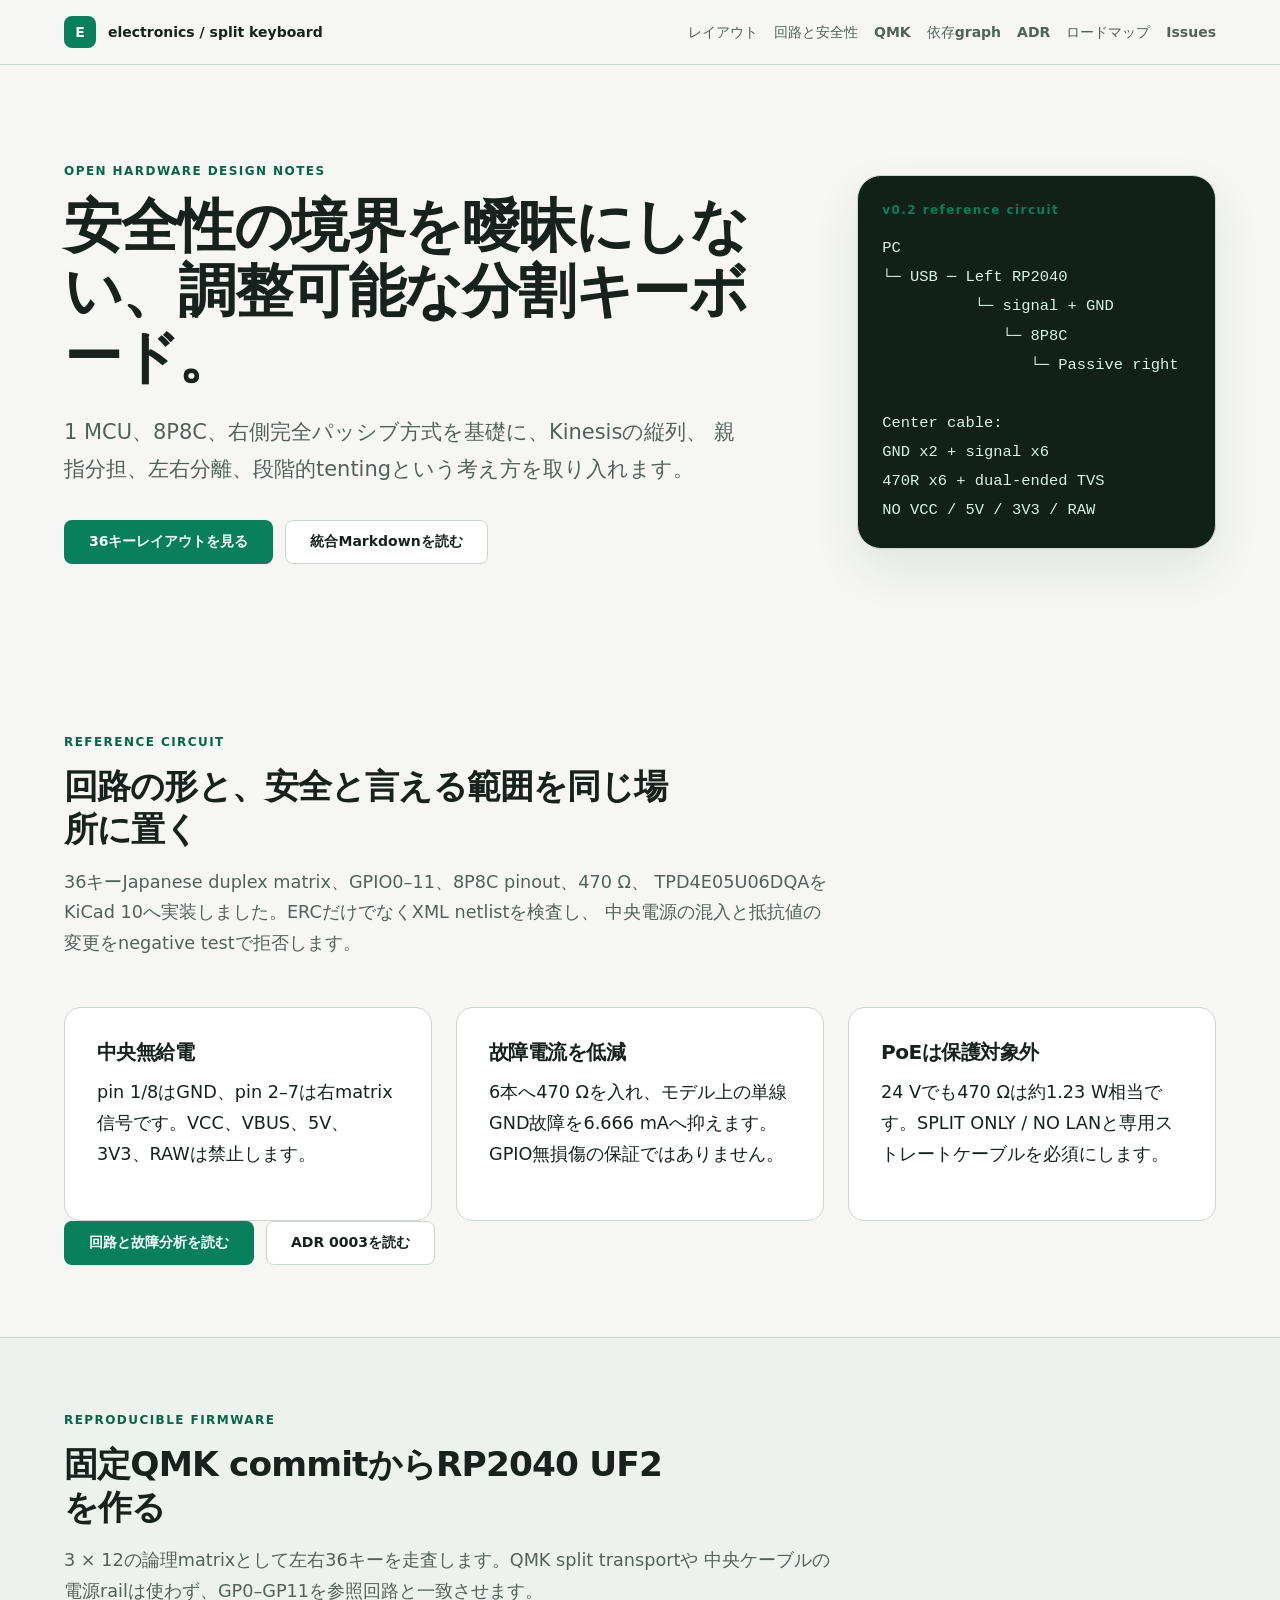
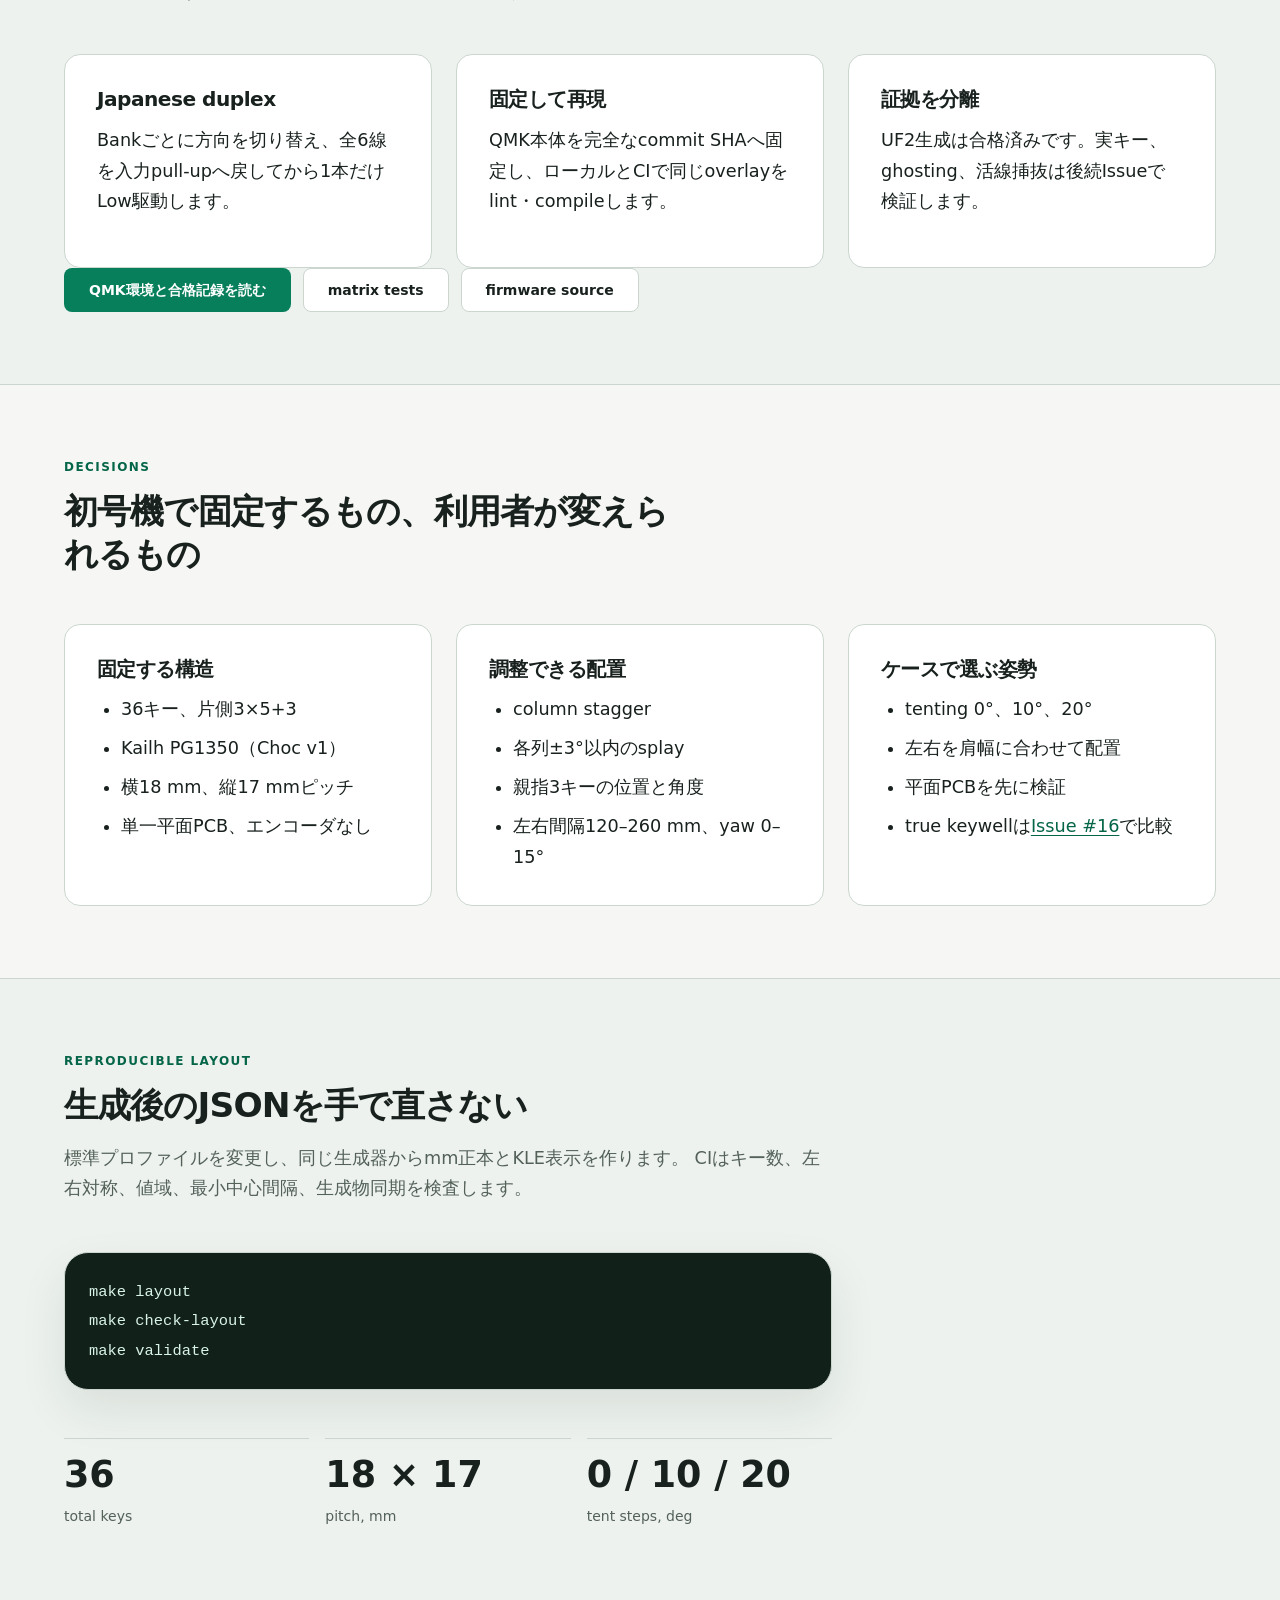
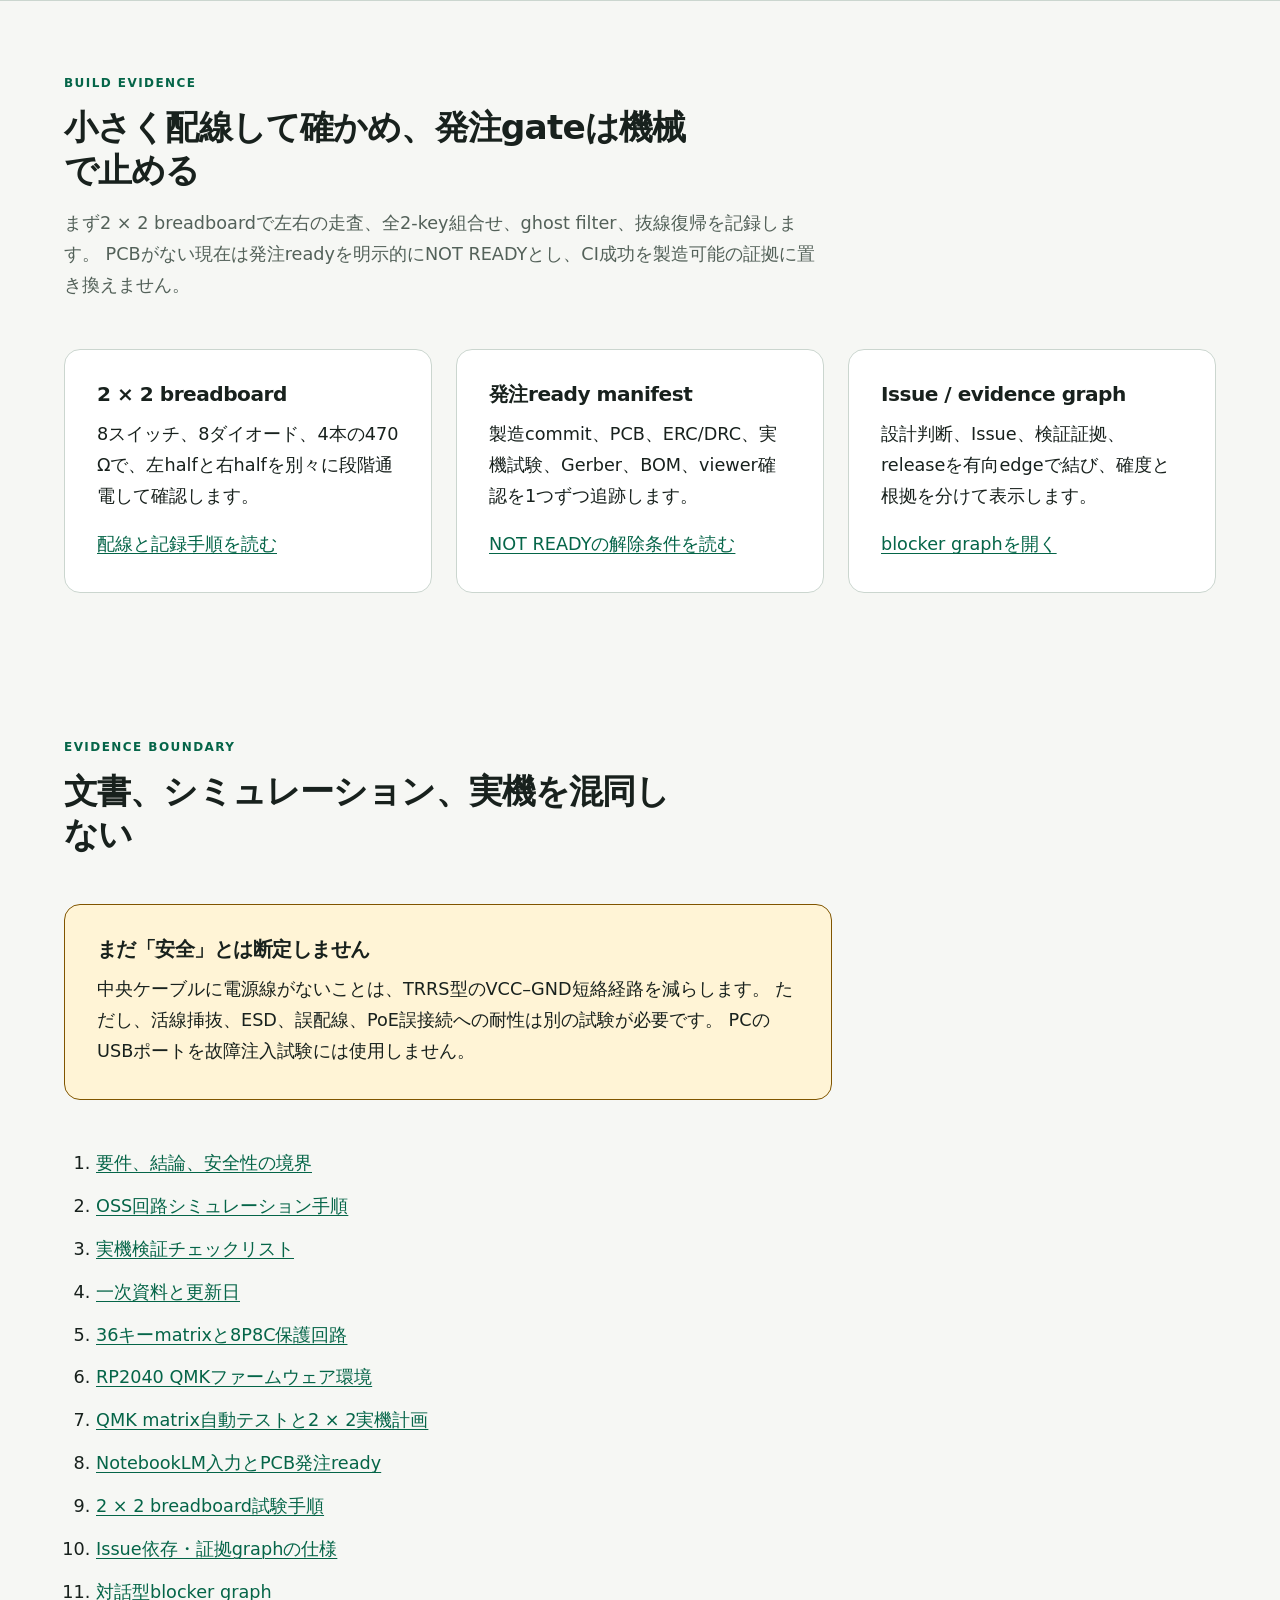
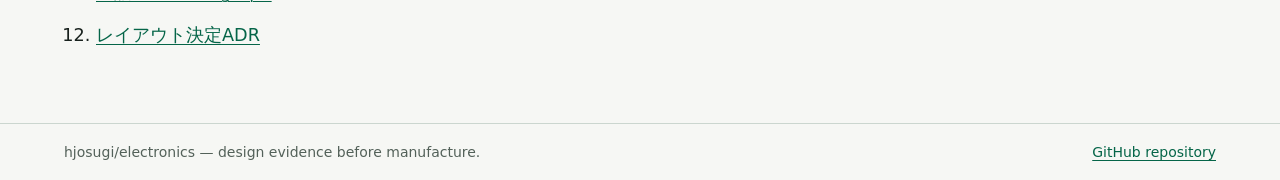
<file: docs/index.html>
<!doctype html>
<html lang="ja">
  <head>
    <meta charset="utf-8">
    <meta name="viewport" content="width=device-width, initial-scale=1">
    <meta
      name="description"
      content="1 MCU、中央無給電8P8C、470Ωと両端TVS、パッシブ右側方式の分割キーボード参照回路と36キーChoc v1レイアウト">
    <title>Split Keyboard Engineering Notes</title>
    <link rel="canonical" href="https://hjosugi.github.io/electronics/">
    <link rel="stylesheet" href="assets/document.css">
  </head>
  <body>
    <a class="skip-link" href="#main-content">本文へ移動</a>

    <header class="site-header">
      <div class="container header-row">
        <a class="brand" href="https://github.com/hjosugi/electronics" aria-label="electronicsリポジトリへ">
          <span class="brand-mark" aria-hidden="true">E</span>
          <span>electronics / split keyboard</span>
        </a>
        <nav aria-label="主要リンク">
          <a href="layout/README.md">レイアウト</a>
          <a href="13-matrix-rj45-safety.md">回路と安全性</a>
          <a href="14-qmk-firmware.md">QMK</a>
          <a href="graph/">依存graph</a>
          <a href="adr/README.md">ADR</a>
          <a href="08-roadmap.md">ロードマップ</a>
          <a href="https://github.com/hjosugi/electronics/issues">Issues</a>
        </nav>
      </div>
    </header>

    <main id="main-content">
      <section class="hero container">
        <div>
          <p class="eyebrow">OPEN HARDWARE DESIGN NOTES</p>
          <h1>安全性の境界を曖昧にしない、調整可能な分割キーボード。</h1>
          <p class="lead">
            1 MCU、8P8C、右側完全パッシブ方式を基礎に、Kinesisの縦列、
            親指分担、左右分離、段階的tentingという考え方を取り入れます。
          </p>
          <div class="actions">
            <a class="button button-primary" href="layout/README.md">36キーレイアウトを見る</a>
            <a class="button button-secondary" href="https://github.com/hjosugi/electronics/blob/main/notebooklm/split-keyboard-hotplug-safety.md">
              統合Markdownを読む
            </a>
          </div>
        </div>

        <aside class="architecture" aria-label="推奨アーキテクチャ">
          <p class="architecture-label">v0.2 reference circuit</p>
          <pre><code>PC
└─ USB ─ Left RP2040
          └─ signal + GND
             └─ 8P8C
                └─ Passive right

Center cable:
GND x2 + signal x6
470R x6 + dual-ended TVS
NO VCC / 5V / 3V3 / RAW</code></pre>
        </aside>
      </section>

      <section class="section container" aria-labelledby="circuit-title">
        <div class="section-heading">
          <p class="eyebrow">REFERENCE CIRCUIT</p>
          <h2 id="circuit-title">回路の形と、安全と言える範囲を同じ場所に置く</h2>
          <p>
            36キーJapanese duplex matrix、GPIO0–11、8P8C pinout、470 Ω、
            TPD4E05U06DQAをKiCad 10へ実装しました。ERCだけでなくXML netlistを検査し、
            中央電源の混入と抵抗値の変更をnegative testで拒否します。
          </p>
        </div>

        <div class="card-grid">
          <article class="card">
            <h3>中央無給電</h3>
            <p>pin 1/8はGND、pin 2–7は右matrix信号です。VCC、VBUS、5V、3V3、RAWは禁止します。</p>
          </article>
          <article class="card">
            <h3>故障電流を低減</h3>
            <p>6本へ470 Ωを入れ、モデル上の単線GND故障を6.666 mAへ抑えます。GPIO無損傷の保証ではありません。</p>
          </article>
          <article class="card">
            <h3>PoEは保護対象外</h3>
            <p>24 Vでも470 Ωは約1.23 W相当です。SPLIT ONLY / NO LANと専用ストレートケーブルを必須にします。</p>
          </article>
        </div>

        <div class="actions">
          <a class="button button-primary" href="13-matrix-rj45-safety.md">回路と故障分析を読む</a>
          <a class="button button-secondary" href="adr/0003-use-470-ohm-and-dual-ended-tvs.md">ADR 0003を読む</a>
        </div>
      </section>

      <section class="section section-tinted" aria-labelledby="firmware-title">
        <div class="container">
          <div class="section-heading">
            <p class="eyebrow">REPRODUCIBLE FIRMWARE</p>
            <h2 id="firmware-title">固定QMK commitからRP2040 UF2を作る</h2>
            <p>
              3 × 12の論理matrixとして左右36キーを走査します。QMK split transportや
              中央ケーブルの電源railは使わず、GP0–GP11を参照回路と一致させます。
            </p>
          </div>

          <div class="card-grid">
            <article class="card">
              <h3>Japanese duplex</h3>
              <p>Bankごとに方向を切り替え、全6線を入力pull-upへ戻してから1本だけLow駆動します。</p>
            </article>
            <article class="card">
              <h3>固定して再現</h3>
              <p>QMK本体を完全なcommit SHAへ固定し、ローカルとCIで同じoverlayをlint・compileします。</p>
            </article>
            <article class="card">
              <h3>証拠を分離</h3>
              <p>UF2生成は合格済みです。実キー、ghosting、活線挿抜は後続Issueで検証します。</p>
            </article>
          </div>

          <div class="actions">
            <a class="button button-primary" href="14-qmk-firmware.md">QMK環境と合格記録を読む</a>
            <a class="button button-secondary" href="15-qmk-matrix-tests.md">matrix tests</a>
            <a class="button button-secondary" href="https://github.com/hjosugi/electronics/tree/main/firmware/qmk">firmware source</a>
          </div>
        </div>
      </section>

      <section class="section container" aria-labelledby="decisions-title">
        <div class="section-heading">
          <p class="eyebrow">DECISIONS</p>
          <h2 id="decisions-title">初号機で固定するもの、利用者が変えられるもの</h2>
        </div>

        <div class="card-grid">
          <article class="card">
            <h3>固定する構造</h3>
            <ul>
              <li>36キー、片側3×5+3</li>
              <li>Kailh PG1350（Choc v1）</li>
              <li>横18 mm、縦17 mmピッチ</li>
              <li>単一平面PCB、エンコーダなし</li>
            </ul>
          </article>

          <article class="card">
            <h3>調整できる配置</h3>
            <ul>
              <li>column stagger</li>
              <li>各列±3°以内のsplay</li>
              <li>親指3キーの位置と角度</li>
              <li>左右間隔120–260 mm、yaw 0–15°</li>
            </ul>
          </article>

          <article class="card">
            <h3>ケースで選ぶ姿勢</h3>
            <ul>
              <li>tenting 0°、10°、20°</li>
              <li>左右を肩幅に合わせて配置</li>
              <li>平面PCBを先に検証</li>
              <li>true keywellは<a href="https://github.com/hjosugi/electronics/issues/16">Issue #16</a>で比較</li>
            </ul>
          </article>
        </div>
      </section>

      <section class="section section-tinted">
        <div class="container">
          <div class="section-heading">
            <p class="eyebrow">REPRODUCIBLE LAYOUT</p>
            <h2>生成後のJSONを手で直さない</h2>
            <p>
              標準プロファイルを変更し、同じ生成器からmm正本とKLE表示を作ります。
              CIはキー数、左右対称、値域、最小中心間隔、生成物同期を検査します。
            </p>
          </div>

          <div class="code-panel">
            <pre><code>make layout
make check-layout
make validate</code></pre>
          </div>

          <dl class="metrics">
            <div>
              <dt>36</dt>
              <dd>total keys</dd>
            </div>
            <div>
              <dt>18 × 17</dt>
              <dd>pitch, mm</dd>
            </div>
            <div>
              <dt>0 / 10 / 20</dt>
              <dd>tent steps, deg</dd>
            </div>
          </dl>
        </div>
      </section>

      <section class="section container" aria-labelledby="bench-title">
        <div class="section-heading">
          <p class="eyebrow">BUILD EVIDENCE</p>
          <h2 id="bench-title">小さく配線して確かめ、発注gateは機械で止める</h2>
          <p>
            まず2 × 2 breadboardで左右の走査、全2-key組合せ、ghost filter、抜線復帰を記録します。
            PCBがない現在は発注readyを明示的にNOT READYとし、CI成功を製造可能の証拠に置き換えません。
          </p>
        </div>

        <div class="card-grid">
          <article class="card">
            <h3>2 × 2 breadboard</h3>
            <p>8スイッチ、8ダイオード、4本の470 Ωで、左halfと右halfを別々に段階通電して確認します。</p>
            <a href="17-breadboard-matrix-test.md">配線と記録手順を読む</a>
          </article>
          <article class="card">
            <h3>発注ready manifest</h3>
            <p>製造commit、PCB、ERC/DRC、実機試験、Gerber、BOM、viewer確認を1つずつ追跡します。</p>
            <a href="16-notebooklm-order-readiness.md">NOT READYの解除条件を読む</a>
          </article>
          <article class="card">
            <h3>Issue / evidence graph</h3>
            <p>設計判断、Issue、検証証拠、releaseを有向edgeで結び、確度と根拠を分けて表示します。</p>
            <a href="graph/">blocker graphを開く</a>
          </article>
        </div>
      </section>

      <section class="section container" aria-labelledby="evidence-title">
        <div class="section-heading">
          <p class="eyebrow">EVIDENCE BOUNDARY</p>
          <h2 id="evidence-title">文書、シミュレーション、実機を混同しない</h2>
        </div>

        <div class="notice" role="note">
          <h3>まだ「安全」とは断定しません</h3>
          <p>
            中央ケーブルに電源線がないことは、TRRS型のVCC–GND短絡経路を減らします。
            ただし、活線挿抜、ESD、誤配線、PoE誤接続への耐性は別の試験が必要です。
            PCのUSBポートを故障注入試験には使用しません。
          </p>
        </div>

        <ol class="document-list">
          <li><a href="00-overview.md">要件、結論、安全性の境界</a></li>
          <li><a href="03-simulation-guide.md">OSS回路シミュレーション手順</a></li>
          <li><a href="05-hardware-validation.md">実機検証チェックリスト</a></li>
          <li><a href="07-sources.md">一次資料と更新日</a></li>
          <li><a href="13-matrix-rj45-safety.md">36キーmatrixと8P8C保護回路</a></li>
          <li><a href="14-qmk-firmware.md">RP2040 QMKファームウェア環境</a></li>
          <li><a href="15-qmk-matrix-tests.md">QMK matrix自動テストと2 × 2実機計画</a></li>
          <li><a href="16-notebooklm-order-readiness.md">NotebookLM入力とPCB発注ready</a></li>
          <li><a href="17-breadboard-matrix-test.md">2 × 2 breadboard試験手順</a></li>
          <li><a href="18-project-evidence-graph.md">Issue依存・証拠graphの仕様</a></li>
          <li><a href="graph/">対話型blocker graph</a></li>
          <li><a href="adr/0002-use-36-key-choc-v1-layout.md">レイアウト決定ADR</a></li>
        </ol>
      </section>
    </main>

    <footer class="site-footer">
      <div class="container footer-row">
        <p>hjosugi/electronics — design evidence before manufacture.</p>
        <a href="https://github.com/hjosugi/electronics">GitHub repository</a>
      </div>
    </footer>
  </body>
</html>
</file>
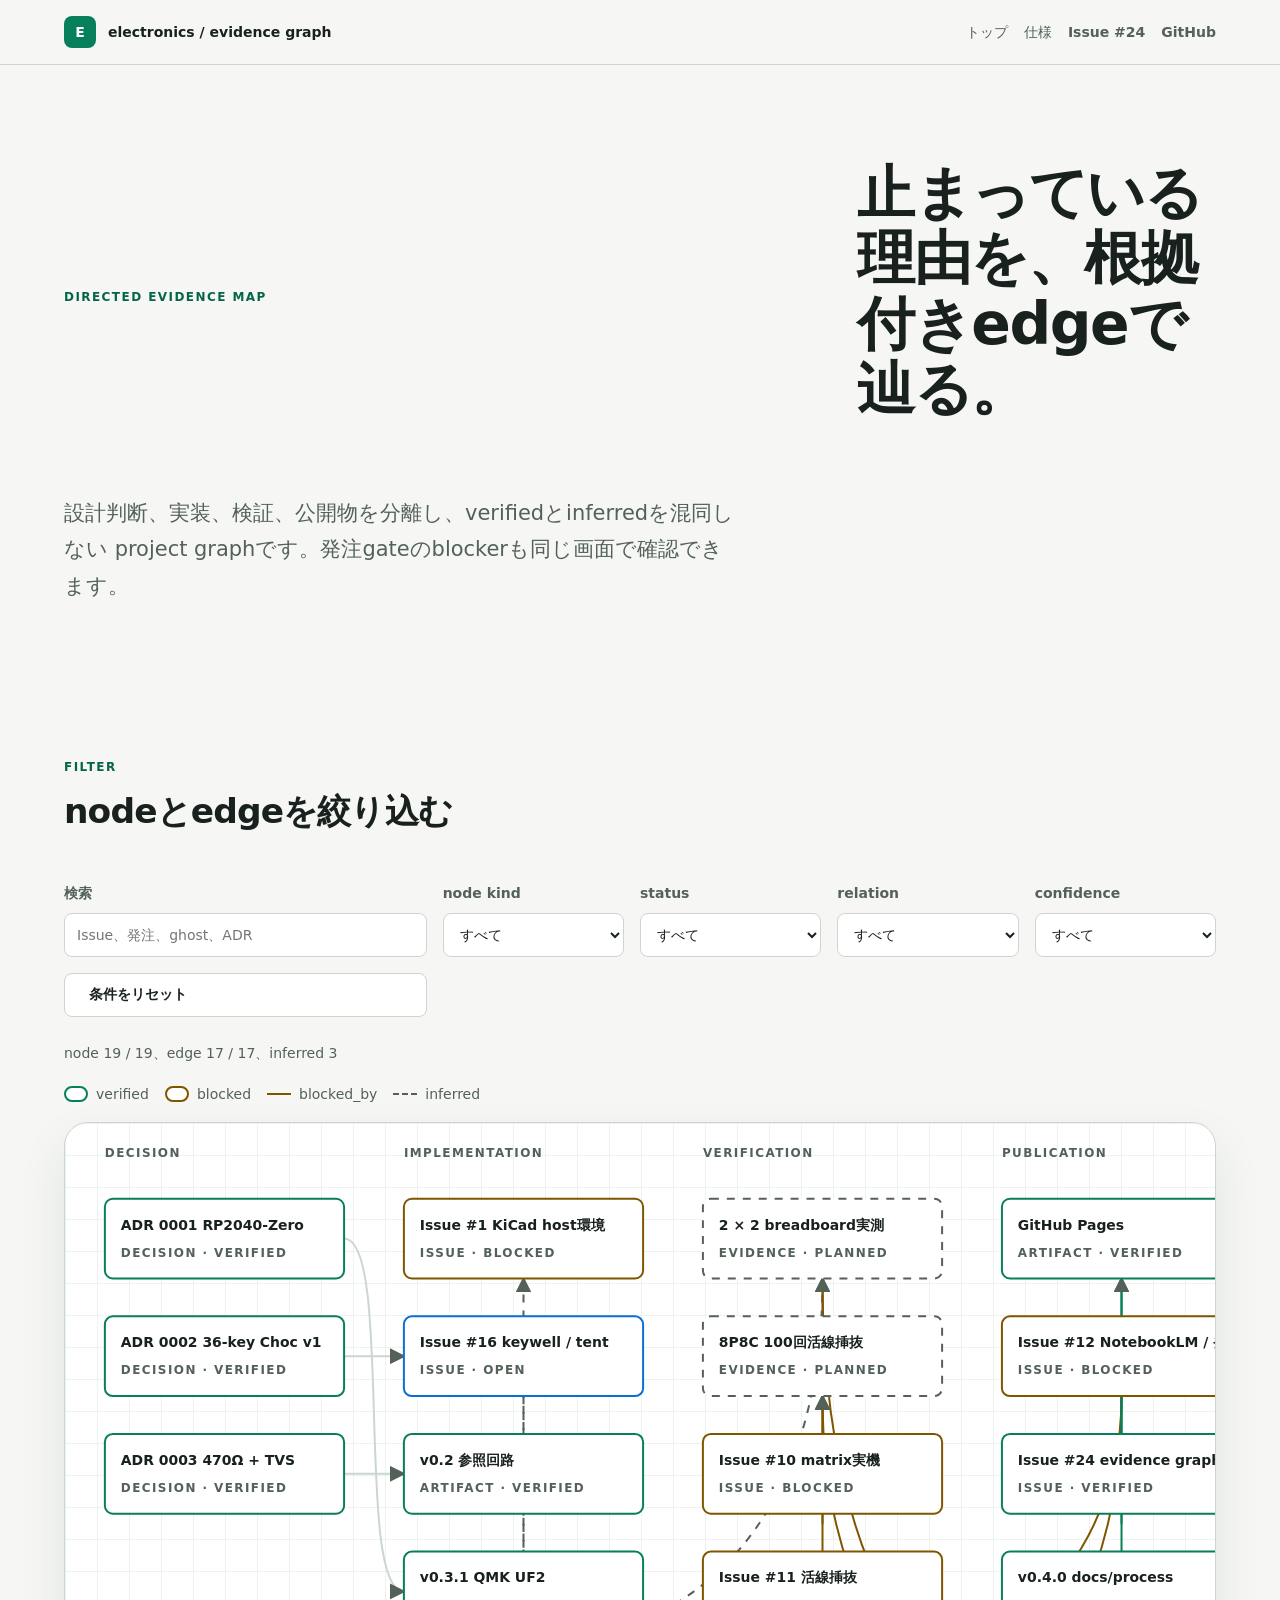
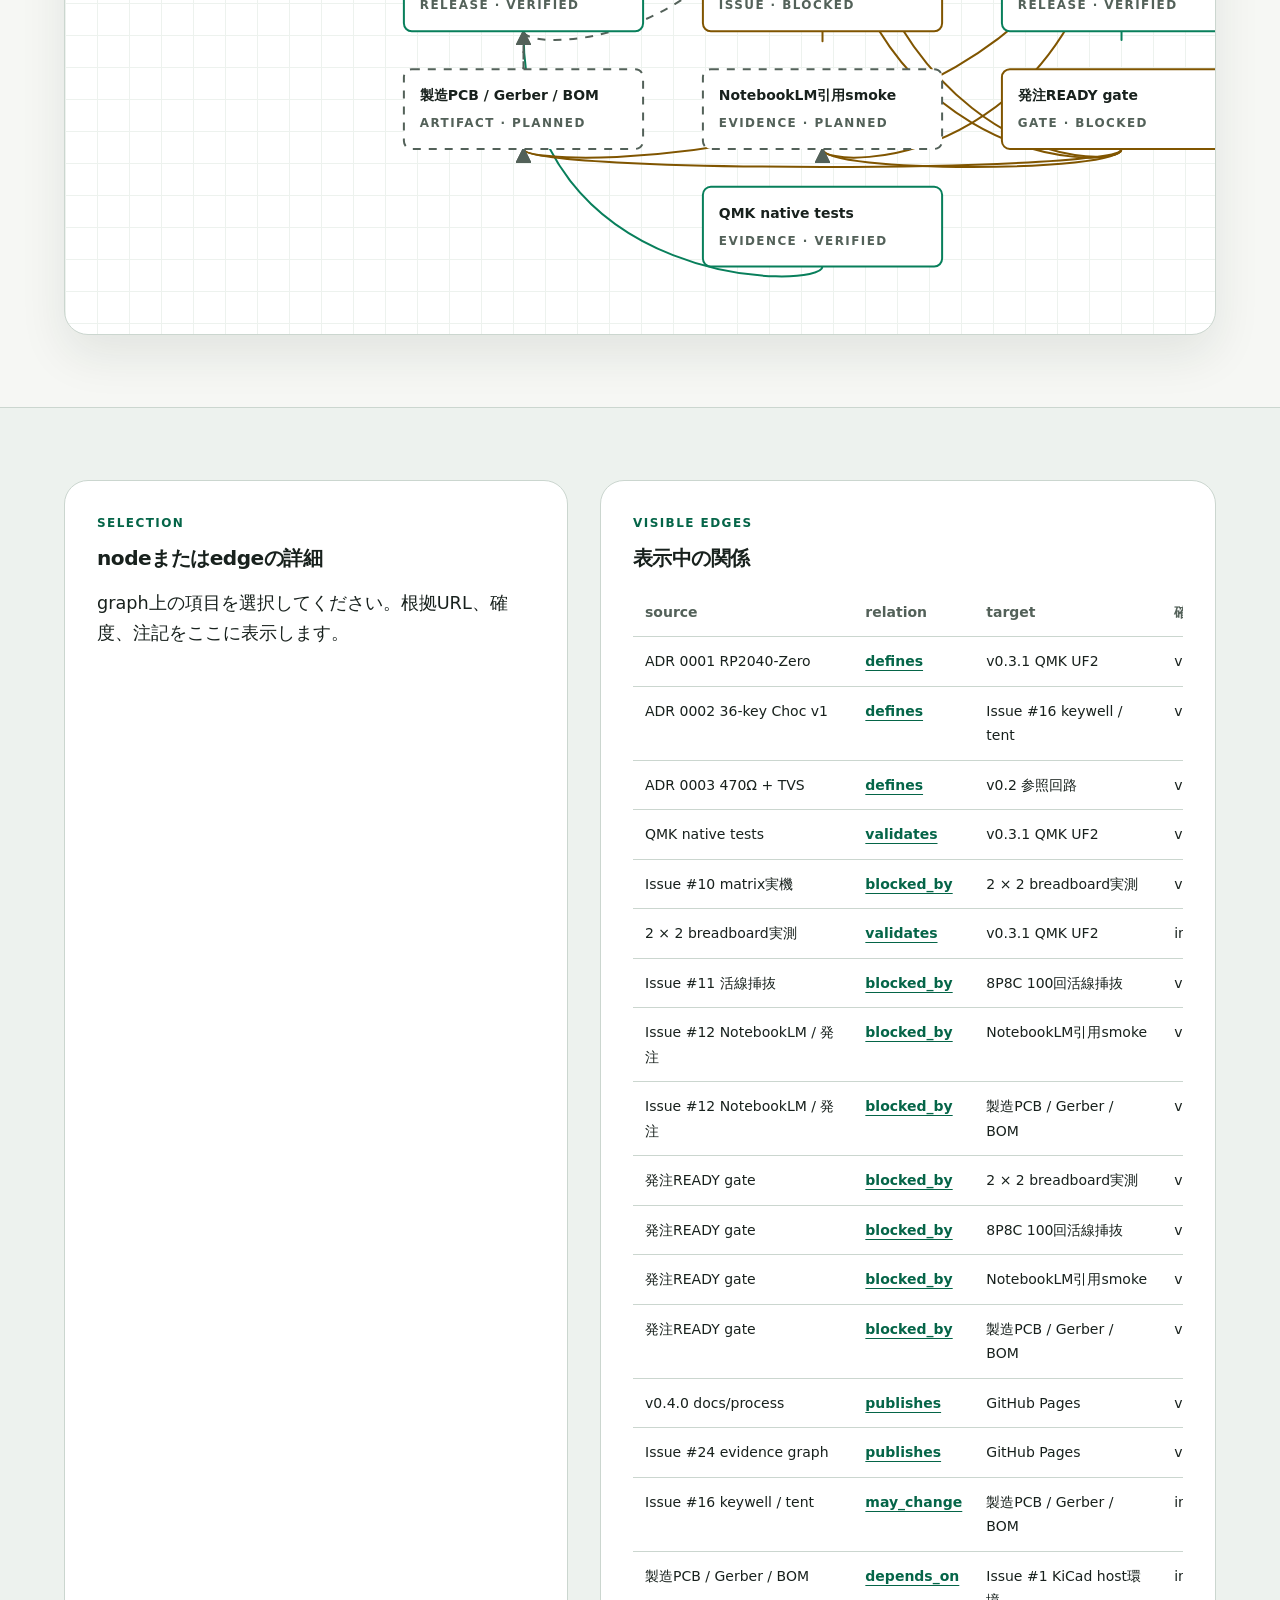
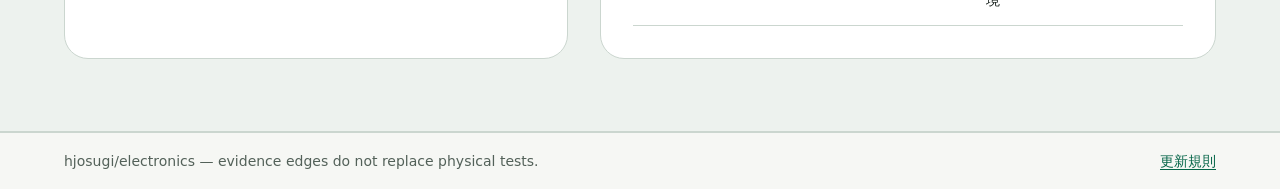
<file: docs/graph/index.html>
<!doctype html>
<html lang="ja">
  <head>
    <meta charset="utf-8">
    <meta name="viewport" content="width=device-width, initial-scale=1">
    <meta
      name="description"
      content="分割キーボードの設計判断、Issue、検証証拠、発注blockerを根拠付き有向graphで追跡する">
    <title>Issue and Evidence Graph | Split Keyboard Engineering Notes</title>
    <link rel="canonical" href="https://hjosugi.github.io/electronics/graph/">
    <link rel="stylesheet" href="../assets/document.css">
    <link rel="stylesheet" href="../assets/graph.css">
  </head>
  <body>
    <a class="skip-link" href="#main-content">本文へ移動</a>

    <header class="site-header">
      <div class="container header-row">
        <a class="brand" href="../index.html" aria-label="ドキュメントトップへ">
          <span class="brand-mark" aria-hidden="true">E</span>
          <span>electronics / evidence graph</span>
        </a>
        <nav aria-label="主要リンク">
          <a href="../index.html">トップ</a>
          <a href="../18-project-evidence-graph.md">仕様</a>
          <a href="https://github.com/hjosugi/electronics/issues/24">Issue #24</a>
          <a href="https://github.com/hjosugi/electronics">GitHub</a>
        </nav>
      </div>
    </header>

    <main id="main-content">
      <section class="hero container graph-hero">
        <p class="eyebrow">DIRECTED EVIDENCE MAP</p>
        <h1>止まっている理由を、根拠付きedgeで辿る。</h1>
        <p class="lead">
          設計判断、実装、検証、公開物を分離し、verifiedとinferredを混同しない
          project graphです。発注gateのblockerも同じ画面で確認できます。
        </p>
      </section>

      <section class="section container graph-workspace" aria-labelledby="filters-title">
        <div class="section-heading">
          <p class="eyebrow">FILTER</p>
          <h2 id="filters-title">nodeとedgeを絞り込む</h2>
        </div>

        <form class="graph-controls" id="graph-controls">
          <label>
            <span>検索</span>
            <input id="graph-search" name="search" type="search" placeholder="Issue、発注、ghost、ADR">
          </label>
          <label>
            <span>node kind</span>
            <select id="kind-filter" name="kind">
              <option value="">すべて</option>
            </select>
          </label>
          <label>
            <span>status</span>
            <select id="status-filter" name="status">
              <option value="">すべて</option>
            </select>
          </label>
          <label>
            <span>relation</span>
            <select id="relation-filter" name="relation">
              <option value="">すべて</option>
            </select>
          </label>
          <label>
            <span>confidence</span>
            <select id="confidence-filter" name="confidence">
              <option value="">すべて</option>
              <option value="verified">verified</option>
              <option value="inferred">inferred</option>
            </select>
          </label>
          <button class="button button-secondary" id="reset-filters" type="reset">条件をリセット</button>
        </form>

        <p class="graph-summary" id="graph-summary" role="status" aria-live="polite">graphを読み込んでいます。</p>

        <div class="graph-legend" aria-label="graph凡例">
          <span><i class="legend-node status-verified" aria-hidden="true"></i> verified</span>
          <span><i class="legend-node status-blocked" aria-hidden="true"></i> blocked</span>
          <span><i class="legend-line relation-blocked-by" aria-hidden="true"></i> blocked_by</span>
          <span><i class="legend-line confidence-inferred" aria-hidden="true"></i> inferred</span>
        </div>

        <div class="graph-canvas" tabindex="0" aria-label="Issueと証拠の有向graph。nodeまたはedgeを選ぶと詳細を表示します。">
          <svg
            id="project-graph"
            class="graph-svg"
            role="img"
            aria-labelledby="graph-svg-title graph-svg-description">
            <title id="graph-svg-title">Split keyboard issue and evidence graph</title>
            <desc id="graph-svg-description">設計判断から実装、検証、公開への関係と未完blockerを示します。</desc>
            <defs>
              <marker id="arrow-head" markerWidth="8" markerHeight="8" refX="7" refY="4" orient="auto">
                <path d="M 0 0 L 8 4 L 0 8 z"></path>
              </marker>
            </defs>
            <g id="edge-layer"></g>
            <g id="node-layer"></g>
          </svg>
        </div>
      </section>

      <section class="section section-tinted">
        <div class="container graph-detail-grid">
          <article class="graph-detail" aria-labelledby="detail-title">
            <p class="eyebrow">SELECTION</p>
            <h2 id="detail-title">nodeまたはedgeの詳細</h2>
            <div id="detail-content">
              <p>graph上の項目を選択してください。根拠URL、確度、注記をここに表示します。</p>
            </div>
          </article>

          <article class="graph-detail" aria-labelledby="edge-table-title">
            <p class="eyebrow">VISIBLE EDGES</p>
            <h2 id="edge-table-title">表示中の関係</h2>
            <div class="table-scroll">
              <table>
                <thead>
                  <tr>
                    <th scope="col">source</th>
                    <th scope="col">relation</th>
                    <th scope="col">target</th>
                    <th scope="col">確度</th>
                  </tr>
                </thead>
                <tbody id="edge-table-body"></tbody>
              </table>
            </div>
          </article>
        </div>
      </section>

      <noscript>
        <section class="section container">
          <div class="notice">
            <h2>JavaScriptが無効です</h2>
            <p><a href="project-graph.json">正本JSON</a>または<a href="../18-project-evidence-graph.md">graph仕様</a>を参照してください。</p>
          </div>
        </section>
      </noscript>
    </main>

    <footer class="site-footer">
      <div class="container footer-row">
        <p>hjosugi/electronics — evidence edges do not replace physical tests.</p>
        <a href="../18-project-evidence-graph.md">更新規則</a>
      </div>
    </footer>

    <script type="module" src="graph.js"></script>
  </body>
</html>
</file>
<file: docs/assets/document.css>
:root {
  color-scheme: light;

  --font-family-sans: Inter, ui-sans-serif, system-ui, -apple-system, BlinkMacSystemFont, "Segoe UI", sans-serif;
  --font-family-mono: "SFMono-Regular", Consolas, "Liberation Mono", monospace;
  --font-size-xs: 0.75rem;
  --font-size-sm: 0.875rem;
  --font-size-body: clamp(1rem, 0.96rem + 0.18vw, 1.125rem);
  --font-size-lead: clamp(1.125rem, 1.03rem + 0.35vw, 1.375rem);
  --font-size-h3: clamp(1.125rem, 1.05rem + 0.26vw, 1.3rem);
  --font-size-h2: clamp(1.65rem, 1.35rem + 1vw, 2.25rem);
  --font-size-h1: clamp(2.25rem, 1.65rem + 2.5vw, 4.5rem);
  --font-size-code: 0.875em;
  --font-size-metric: clamp(1.75rem, 1.4rem + 1.1vw, 2.75rem);

  --line-height-tight: 1.12;
  --line-height-heading: 1.25;
  --line-height-body: 1.75;
  --line-height-code: 1.65;

  --font-weight-regular: 400;
  --font-weight-medium: 550;
  --font-weight-semibold: 650;
  --font-weight-bold: 760;
  --letter-spacing-heading: -0.025em;
  --letter-spacing-label: 0.12em;

  --space-1: 0.25rem;
  --space-2: 0.5rem;
  --space-3: 0.75rem;
  --space-4: 1rem;
  --space-5: 1.5rem;
  --space-6: 2rem;
  --space-7: 3rem;
  --space-8: 4.5rem;
  --space-9: 6rem;

  --color-canvas: #f6f7f4;
  --color-surface: #ffffff;
  --color-surface-muted: #edf2ee;
  --color-text: #18211d;
  --color-text-muted: #536159;
  --color-border: #cbd6cf;
  --color-accent: #087f5b;
  --color-accent-strong: #056548;
  --color-accent-soft: #dff4ea;
  --color-warning: #805500;
  --color-warning-surface: #fff4d6;
  --color-code: #12201a;
  --color-code-text: #d8f3e7;
  --color-focus: #0b6fd3;

  --radius-sm: 0.5rem;
  --radius-md: 1rem;
  --radius-lg: 1.5rem;
  --shadow-card: 0 1.25rem 3rem rgb(23 46 35 / 0.09);
  --content-width: 72rem;
  --reading-width: 48rem;
  --lead-width: 42rem;
  --control-height: 2.75rem;
  --border-width: 1px;
  --focus-width: 3px;
  --transition-fast: 160ms ease;
}

@media (prefers-color-scheme: dark) {
  :root {
    color-scheme: dark;
    --color-canvas: #101713;
    --color-surface: #18221d;
    --color-surface-muted: #1f2d26;
    --color-text: #edf5f0;
    --color-text-muted: #b1c0b7;
    --color-border: #34483d;
    --color-accent: #5fd3a8;
    --color-accent-strong: #89e5c2;
    --color-accent-soft: #183b2f;
    --color-warning: #ffd47a;
    --color-warning-surface: #3b2d11;
    --color-code: #09100d;
    --color-code-text: #d8f3e7;
    --color-focus: #74b8ff;
    --shadow-card: 0 1.25rem 3rem rgb(0 0 0 / 0.24);
  }
}

*,
*::before,
*::after {
  box-sizing: border-box;
}

html {
  background: var(--color-canvas);
  color: var(--color-text);
  font-family: var(--font-family-sans);
  scroll-behavior: smooth;
}

body {
  margin: 0;
  background: var(--color-canvas);
  color: var(--color-text);
  font-size: var(--font-size-body);
  font-weight: var(--font-weight-regular);
  line-height: var(--line-height-body);
}

a {
  color: var(--color-accent-strong);
  text-decoration-thickness: 0.08em;
  text-underline-offset: 0.18em;
}

a:hover {
  color: var(--color-accent);
}

a:focus-visible {
  border-radius: var(--radius-sm);
  outline: var(--focus-width) solid var(--color-focus);
  outline-offset: var(--space-1);
}

code,
pre {
  font-family: var(--font-family-mono);
}

code {
  font-size: var(--font-size-code);
}

pre {
  margin: 0;
  overflow-x: auto;
  line-height: var(--line-height-code);
}

h1,
h2,
h3,
p {
  margin-block-start: 0;
}

h1,
h2,
h3 {
  color: var(--color-text);
  font-weight: var(--font-weight-bold);
  letter-spacing: var(--letter-spacing-heading);
}

h1 {
  max-width: 18ch;
  margin-block-end: var(--space-5);
  font-size: var(--font-size-h1);
  line-height: var(--line-height-tight);
}

h2 {
  max-width: 26ch;
  margin-block-end: var(--space-4);
  font-size: var(--font-size-h2);
  line-height: var(--line-height-heading);
}

h3 {
  margin-block-end: var(--space-3);
  font-size: var(--font-size-h3);
  line-height: var(--line-height-heading);
}

.container {
  width: min(100% - 2 * var(--space-5), var(--content-width));
  margin-inline: auto;
}

.skip-link {
  position: fixed;
  z-index: 10;
  inset-block-start: var(--space-3);
  inset-inline-start: var(--space-3);
  padding: var(--space-2) var(--space-4);
  border-radius: var(--radius-sm);
  background: var(--color-text);
  color: var(--color-canvas);
  transform: translateY(-200%);
}

.skip-link:focus {
  transform: translateY(0);
}

.site-header {
  border-block-end: var(--border-width) solid var(--color-border);
  background: color-mix(in srgb, var(--color-canvas) 88%, transparent);
}

.header-row,
.footer-row {
  display: flex;
  align-items: center;
  justify-content: space-between;
  gap: var(--space-5);
  padding-block: var(--space-4);
}

.brand {
  display: inline-flex;
  align-items: center;
  gap: var(--space-3);
  color: var(--color-text);
  font-size: var(--font-size-sm);
  font-weight: var(--font-weight-semibold);
  text-decoration: none;
}

.brand-mark {
  display: grid;
  width: var(--space-6);
  height: var(--space-6);
  place-items: center;
  border-radius: var(--radius-sm);
  background: var(--color-accent);
  color: var(--color-surface);
}

nav {
  display: flex;
  flex-wrap: wrap;
  gap: var(--space-4);
}

nav a {
  color: var(--color-text-muted);
  font-size: var(--font-size-sm);
  font-weight: var(--font-weight-medium);
  text-decoration: none;
}

.hero {
  display: grid;
  grid-template-columns: minmax(0, 1.35fr) minmax(18rem, 0.65fr);
  gap: var(--space-7);
  align-items: center;
  padding-block: var(--space-9);
}

.eyebrow {
  margin-block-end: var(--space-3);
  color: var(--color-accent-strong);
  font-size: var(--font-size-xs);
  font-weight: var(--font-weight-bold);
  letter-spacing: var(--letter-spacing-label);
}

.lead {
  max-width: var(--lead-width);
  margin-block-end: var(--space-6);
  color: var(--color-text-muted);
  font-size: var(--font-size-lead);
  line-height: var(--line-height-body);
}

.actions {
  display: flex;
  flex-wrap: wrap;
  gap: var(--space-3);
}

.button {
  display: inline-flex;
  align-items: center;
  min-height: var(--control-height);
  padding: var(--space-2) var(--space-5);
  border: var(--border-width) solid transparent;
  border-radius: var(--radius-sm);
  font-size: var(--font-size-sm);
  font-weight: var(--font-weight-semibold);
  text-decoration: none;
  transition:
    background-color var(--transition-fast),
    border-color var(--transition-fast),
    color var(--transition-fast);
}

.button-primary {
  background: var(--color-accent);
  color: var(--color-surface);
}

.button-primary:hover {
  background: var(--color-accent-strong);
  color: var(--color-surface);
}

.button-secondary {
  border-color: var(--color-border);
  background: var(--color-surface);
  color: var(--color-text);
}

.architecture,
.code-panel {
  border: var(--border-width) solid var(--color-border);
  border-radius: var(--radius-lg);
  background: var(--color-code);
  color: var(--color-code-text);
  box-shadow: var(--shadow-card);
}

.architecture {
  padding: var(--space-5);
}

.architecture-label {
  margin-block-end: var(--space-3);
  color: var(--color-accent);
  font-size: var(--font-size-xs);
  font-weight: var(--font-weight-bold);
  letter-spacing: var(--letter-spacing-label);
}

.section {
  padding-block: var(--space-8);
}

.section-tinted {
  border-block: var(--border-width) solid var(--color-border);
  background: var(--color-surface-muted);
}

.section-heading {
  max-width: var(--reading-width);
  margin-block-end: var(--space-7);
}

.section-heading > p:last-child {
  color: var(--color-text-muted);
}

.card-grid {
  display: grid;
  grid-template-columns: repeat(3, minmax(0, 1fr));
  gap: var(--space-5);
}

.card {
  padding: var(--space-6);
  border: var(--border-width) solid var(--color-border);
  border-radius: var(--radius-md);
  background: var(--color-surface);
}

.card ul {
  margin-block: 0;
  padding-inline-start: var(--space-5);
}

.card li + li {
  margin-block-start: var(--space-2);
}

.code-panel {
  max-width: var(--reading-width);
  padding: var(--space-5);
}

.metrics {
  display: grid;
  grid-template-columns: repeat(3, minmax(0, 1fr));
  gap: var(--space-4);
  max-width: var(--reading-width);
  margin-block: var(--space-7) 0;
}

.metrics div {
  padding-block-start: var(--space-4);
  border-block-start: var(--border-width) solid var(--color-border);
}

.metrics dt {
  color: var(--color-text);
  font-size: var(--font-size-metric);
  font-weight: var(--font-weight-bold);
  line-height: var(--line-height-tight);
}

.metrics dd {
  margin: var(--space-2) 0 0;
  color: var(--color-text-muted);
  font-size: var(--font-size-sm);
}

.notice {
  max-width: var(--reading-width);
  padding: var(--space-6);
  border: var(--border-width) solid var(--color-warning);
  border-radius: var(--radius-md);
  background: var(--color-warning-surface);
}

.notice p {
  margin-block-end: 0;
}

.document-list {
  max-width: var(--reading-width);
  margin-block: var(--space-7) 0;
  padding-inline-start: var(--space-6);
}

.document-list li + li {
  margin-block-start: var(--space-3);
}

.site-footer {
  border-block-start: var(--border-width) solid var(--color-border);
  color: var(--color-text-muted);
  font-size: var(--font-size-sm);
}

.footer-row p {
  margin: 0;
}

@media (max-width: 52rem) {
  .header-row,
  .footer-row {
    align-items: flex-start;
    flex-direction: column;
  }

  .hero {
    grid-template-columns: 1fr;
    padding-block: var(--space-8);
  }

  .card-grid,
  .metrics {
    grid-template-columns: 1fr;
  }
}

@media (prefers-reduced-motion: reduce) {
  html {
    scroll-behavior: auto;
  }

  .button {
    transition: none;
  }
}

@media print {
  :root {
    --color-canvas: #ffffff;
    --color-surface: #ffffff;
    --color-surface-muted: #ffffff;
    --color-text: #000000;
    --color-text-muted: #333333;
    --color-border: #777777;
    --color-code: #ffffff;
    --color-code-text: #000000;
    --shadow-card: none;
  }

  .site-header,
  .actions,
  .site-footer {
    display: none;
  }

  .hero,
  .section {
    padding-block: var(--space-6);
  }
}
</file>
<file: docs/assets/graph.css>
:root {
  --graph-node-width: 15rem;
  --graph-node-height: 5rem;
  --graph-canvas-height: 42rem;
  --graph-canvas-min-width: 76rem;
  --graph-control-min-width: 10rem;
  --graph-table-min-width: 38rem;
  --graph-color-verified: var(--color-accent);
  --graph-color-open: var(--color-focus);
  --graph-color-blocked: var(--color-warning);
  --graph-color-planned: var(--color-text-muted);
  --graph-color-edge: var(--color-border);
  --graph-color-inferred: var(--color-text-muted);
  --graph-node-stroke-width: calc(var(--border-width) * 2);
  --graph-edge-stroke-width: calc(var(--border-width) * 2);
  --graph-edge-hit-width: calc(var(--border-width) * 12);
}

.graph-hero h1 {
  max-width: 16ch;
}

.graph-workspace {
  padding-block-start: var(--space-5);
}

.graph-controls {
  display: grid;
  grid-template-columns: minmax(var(--graph-control-min-width), 2fr) repeat(4, minmax(var(--graph-control-min-width), 1fr));
  gap: var(--space-4);
  align-items: end;
  margin-block-end: var(--space-5);
}

.graph-controls label {
  display: grid;
  gap: var(--space-2);
  color: var(--color-text-muted);
  font-size: var(--font-size-sm);
  font-weight: var(--font-weight-semibold);
  line-height: var(--line-height-body);
}

.graph-controls input,
.graph-controls select {
  width: 100%;
  min-height: var(--control-height);
  padding-inline: var(--space-3);
  border: var(--border-width) solid var(--color-border);
  border-radius: var(--radius-sm);
  background: var(--color-surface);
  color: var(--color-text);
  font-family: var(--font-family-sans);
  font-size: var(--font-size-sm);
  line-height: var(--line-height-body);
}

.graph-controls input:focus-visible,
.graph-controls select:focus-visible,
.graph-canvas:focus-visible {
  outline: var(--focus-width) solid var(--color-focus);
  outline-offset: var(--space-1);
}

.graph-summary {
  margin-block-end: var(--space-4);
  color: var(--color-text-muted);
  font-size: var(--font-size-sm);
  line-height: var(--line-height-body);
}

.graph-legend {
  display: flex;
  flex-wrap: wrap;
  gap: var(--space-4);
  align-items: center;
  margin-block-end: var(--space-4);
  color: var(--color-text-muted);
  font-size: var(--font-size-sm);
  line-height: var(--line-height-body);
}

.graph-legend span {
  display: inline-flex;
  gap: var(--space-2);
  align-items: center;
}

.legend-node,
.legend-line {
  display: inline-block;
  width: var(--space-5);
  border-color: var(--graph-color-edge);
}

.legend-node {
  height: var(--space-4);
  border: var(--graph-node-stroke-width) solid;
  border-radius: var(--radius-sm);
  background: var(--color-surface);
}

.legend-line {
  height: 0;
  border-block-start: var(--graph-edge-stroke-width) solid;
}

.legend-node.status-verified {
  border-color: var(--graph-color-verified);
}

.legend-node.status-blocked,
.legend-line.relation-blocked-by {
  border-color: var(--graph-color-blocked);
}

.legend-line.confidence-inferred {
  border-color: var(--graph-color-inferred);
  border-block-start-style: dashed;
}

.graph-canvas {
  min-height: var(--graph-canvas-height);
  overflow: auto;
  border: var(--border-width) solid var(--color-border);
  border-radius: var(--radius-lg);
  background:
    linear-gradient(var(--color-surface-muted) var(--border-width), transparent var(--border-width)),
    linear-gradient(90deg, var(--color-surface-muted) var(--border-width), transparent var(--border-width)),
    var(--color-surface);
  background-size: var(--space-6) var(--space-6);
  box-shadow: var(--shadow-card);
}

.graph-svg {
  display: block;
  width: 100%;
  min-width: var(--graph-canvas-min-width);
  min-height: var(--graph-canvas-height);
}

.graph-stage-label {
  fill: var(--color-text-muted);
  font-family: var(--font-family-sans);
  font-size: var(--font-size-xs);
  font-weight: var(--font-weight-bold);
  letter-spacing: var(--letter-spacing-label);
  text-transform: uppercase;
}

.graph-edge {
  fill: none;
  stroke: var(--graph-color-edge);
  stroke-width: var(--graph-edge-stroke-width);
  marker-end: url("#arrow-head");
  cursor: pointer;
}

.graph-edge-hit {
  fill: none;
  stroke: transparent;
  stroke-width: var(--graph-edge-hit-width);
  cursor: pointer;
}

.graph-edge.relation-blocked-by {
  stroke: var(--graph-color-blocked);
}

.graph-edge.relation-validates,
.graph-edge.relation-publishes {
  stroke: var(--graph-color-verified);
}

.graph-edge.confidence-inferred {
  stroke: var(--graph-color-inferred);
  stroke-dasharray: var(--space-2) var(--space-2);
}

.graph-edge.is-selected {
  stroke-width: calc(var(--graph-edge-stroke-width) * 2);
}

.graph-node {
  cursor: pointer;
}

.graph-node rect {
  width: var(--graph-node-width);
  height: var(--graph-node-height);
  fill: var(--color-surface);
  stroke: var(--graph-color-edge);
  stroke-width: var(--graph-node-stroke-width);
  rx: var(--radius-sm);
}

.graph-node.status-verified rect {
  stroke: var(--graph-color-verified);
}

.graph-node.status-open rect {
  stroke: var(--graph-color-open);
}

.graph-node.status-blocked rect {
  stroke: var(--graph-color-blocked);
}

.graph-node.status-planned rect {
  stroke: var(--graph-color-planned);
  stroke-dasharray: var(--space-2) var(--space-2);
}

.graph-node.is-selected rect {
  stroke-width: calc(var(--graph-node-stroke-width) * 2);
  filter: drop-shadow(var(--shadow-card));
}

.graph-node-label,
.graph-node-meta {
  pointer-events: none;
  fill: var(--color-text);
  font-family: var(--font-family-sans);
}

.graph-node-label {
  font-size: var(--font-size-sm);
  font-weight: var(--font-weight-semibold);
}

.graph-node-meta {
  fill: var(--color-text-muted);
  font-size: var(--font-size-xs);
  font-weight: var(--font-weight-medium);
  letter-spacing: var(--letter-spacing-label);
}

#arrow-head path {
  fill: var(--color-text-muted);
}

.graph-detail-grid {
  display: grid;
  grid-template-columns: minmax(0, 0.9fr) minmax(0, 1.1fr);
  gap: var(--space-6);
}

.graph-detail {
  min-width: 0;
  padding: var(--space-6);
  border: var(--border-width) solid var(--color-border);
  border-radius: var(--radius-lg);
  background: var(--color-surface);
}

.graph-detail h2 {
  font-size: var(--font-size-h3);
}

.graph-detail dl {
  display: grid;
  grid-template-columns: max-content minmax(0, 1fr);
  gap: var(--space-2) var(--space-4);
  margin: 0;
}

.graph-detail dt {
  color: var(--color-text-muted);
  font-size: var(--font-size-sm);
  font-weight: var(--font-weight-semibold);
}

.graph-detail dd {
  min-width: 0;
  margin: 0;
}

.evidence-list {
  margin-block-end: 0;
  padding-inline-start: var(--space-5);
}

.table-scroll {
  overflow-x: auto;
}

.table-scroll table {
  width: 100%;
  min-width: var(--graph-table-min-width);
  border-collapse: collapse;
  font-size: var(--font-size-sm);
  line-height: var(--line-height-body);
}

.table-scroll th,
.table-scroll td {
  padding: var(--space-3);
  border-block-end: var(--border-width) solid var(--color-border);
  text-align: start;
  vertical-align: top;
}

.table-scroll th {
  color: var(--color-text-muted);
  font-weight: var(--font-weight-semibold);
}

.edge-table-button {
  padding: 0;
  border: 0;
  background: transparent;
  color: var(--color-accent-strong);
  font-family: var(--font-family-sans);
  font-size: var(--font-size-sm);
  font-weight: var(--font-weight-semibold);
  line-height: var(--line-height-body);
  text-align: start;
  text-decoration: underline;
  text-underline-offset: var(--space-1);
  cursor: pointer;
}

.empty-row {
  color: var(--color-text-muted);
}

@media (max-width: 68rem) {
  .graph-controls {
    grid-template-columns: repeat(2, minmax(var(--graph-control-min-width), 1fr));
  }
}

@media (max-width: 48rem) {
  .graph-controls,
  .graph-detail-grid {
    grid-template-columns: 1fr;
  }

  .graph-controls .button {
    width: 100%;
  }
}

@media (prefers-reduced-motion: reduce) {
  .graph-node,
  .graph-edge,
  .graph-edge-hit {
    transition: none;
  }
}
</file>
